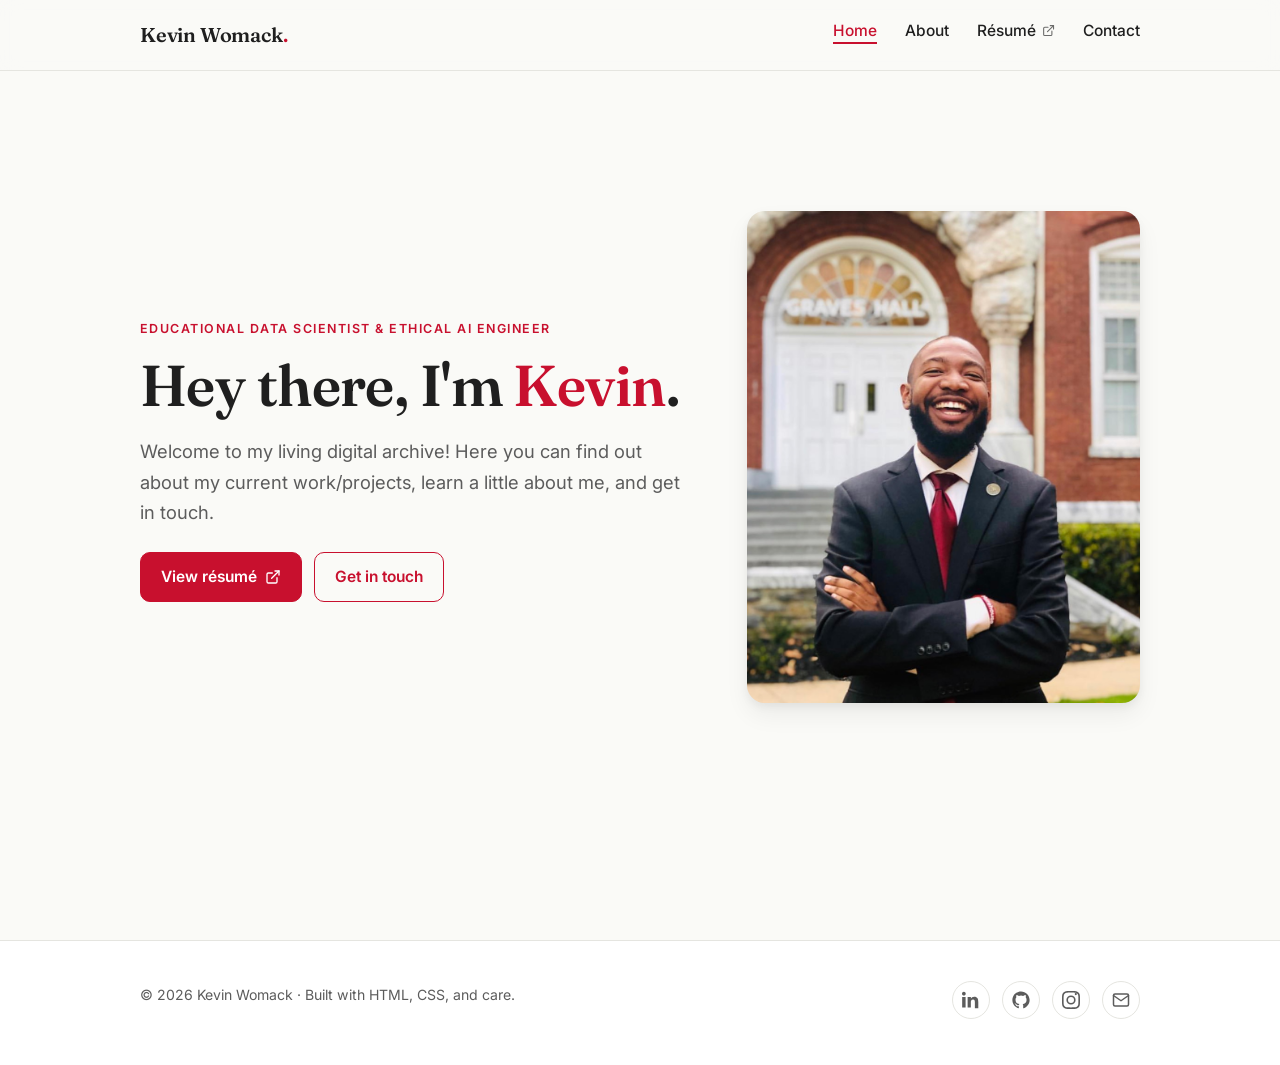
<file: index.html>
<!DOCTYPE html>
<html lang="en">
<head>
  <meta charset="UTF-8" />
  <meta name="viewport" content="width=device-width, initial-scale=1" />
  <title>Kevin Womack</title>
  <meta name="description" content="Kevin Womack — AI Engineer at Khan Academy and educational data scientist building technology that helps people and communities learn and grow." />

  <!-- Open Graph / social previews -->
  <meta property="og:title" content="Kevin Womack" />
  <meta property="og:description" content="Kevin Womack — AI Engineer at Khan Academy and educational data scientist building technology that helps people and communities learn and grow." />
  <meta property="og:type" content="website" />
  <meta property="og:url" content="https://kevinmwomack.github.io/" />
  <!-- <meta property="og:image" content="https://kevinmwomack.github.io/assets/images/og-card.png" /> -->

  <link rel="icon" href="assets/icons/favicon.svg" type="image/svg+xml" />
  <link rel="preconnect" href="https://fonts.googleapis.com" />
  <link rel="preconnect" href="https://fonts.gstatic.com" crossorigin />
  <link
    rel="stylesheet"
    href="https://fonts.googleapis.com/css2?family=Fraunces:opsz,wght@9..144,500;9..144,600&family=Inter:wght@400;500;600&display=swap"
  />
  <link rel="stylesheet" href="css/styles.css" />
</head>
<body>
  <a class="skip-link" href="#main">Skip to content</a>

  <!-- ========== Header / nav (shared across pages) ========== -->
  <header class="site-header">
    <div class="container nav">
      <a class="nav__brand" href="index.html">
        Kevin Womack<span class="dot">.</span>
      </a>

      <button
        class="nav__toggle"
        type="button"
        aria-label="Open menu"
        aria-controls="primary-nav"
        aria-expanded="false"
      >
        <svg viewBox="0 0 24 24" fill="none" stroke="currentColor" stroke-width="2"
             stroke-linecap="round" stroke-linejoin="round" aria-hidden="true">
          <line x1="3" y1="6" x2="21" y2="6"></line>
          <line x1="3" y1="12" x2="21" y2="12"></line>
          <line x1="3" y1="18" x2="21" y2="18"></line>
        </svg>
      </button>

      <ul class="nav__list" id="primary-nav">
        <li><a class="nav__link" href="index.html" aria-current="page">Home</a></li>
        <li><a class="nav__link" href="about.html">About</a></li>
        <li>
          <a class="nav__link" href="https://docs.google.com/document/d/1sYAlOObtr9FUxZ9qVSSgNuxmpCNK3eEFx9vkXBLJZCw/preview"
             target="_blank" rel="noopener">
            Résumé
            <svg viewBox="0 0 24 24" fill="none" stroke="currentColor"
                 stroke-width="2" stroke-linecap="round" stroke-linejoin="round"
                 aria-hidden="true">
              <path d="M18 13v6a2 2 0 0 1-2 2H5a2 2 0 0 1-2-2V8a2 2 0 0 1 2-2h6"></path>
              <polyline points="15 3 21 3 21 9"></polyline>
              <line x1="10" y1="14" x2="21" y2="3"></line>
            </svg>
            <span class="sr-only">(opens in a new tab)</span>
          </a>
        </li>
        <li><a class="nav__link" href="contact.html">Contact</a></li>
      </ul>
    </div>
  </header>

  <!-- ========== Main ========== -->
  <main id="main" class="container">

    <section class="hero" aria-labelledby="hero-heading">
      <div class="hero__content">
        <span class="eyebrow">Educational Data Scientist & Ethical AI Engineer</span>
        <h1 id="hero-heading" class="hero__headline">
          Hey there, I'm <span class="accent">Kevin</span>.
        </h1>
        <p class="hero__intro">
          Welcome to my living digital archive! Here you can find out about my current work/projects, learn a little about me, and get in touch.
        </p>

        <div class="hero__cta">
          <a class="btn"
             href="https://docs.google.com/document/d/1sYAlOObtr9FUxZ9qVSSgNuxmpCNK3eEFx9vkXBLJZCw/preview"
             target="_blank" rel="noopener">
            View résumé
            <svg viewBox="0 0 24 24" width="16" height="16" fill="none"
                 stroke="currentColor" stroke-width="2" stroke-linecap="round"
                 stroke-linejoin="round" aria-hidden="true">
              <path d="M18 13v6a2 2 0 0 1-2 2H5a2 2 0 0 1-2-2V8a2 2 0 0 1 2-2h6"></path>
              <polyline points="15 3 21 3 21 9"></polyline>
              <line x1="10" y1="14" x2="21" y2="3"></line>
            </svg>
            <span class="sr-only">(opens in a new tab)</span>
          </a>
          <a class="btn btn--ghost" href="contact.html">Get in touch</a>
        </div>
      </div>

      <div class="hero__media">
        <img class="hero__photo" src="assets/images/headshot.jpeg"
                  alt="Portrait of Kevin Womack" />
      </div>
    </section>

  </main>

  <!-- ========== Footer (shared across pages) ========== -->
  <footer class="site-footer">
    <div class="container footer-inner">
      <p class="footer-meta">
        © <span id="year">2026</span> Kevin Womack ·
        Built with HTML, CSS, and care.
      </p>

      <ul class="social-list" aria-label="Social links">
        <li>
          <a href="https://www.linkedin.com/in/kevin-womack/"
             aria-label="LinkedIn" target="_blank" rel="noopener">
            <svg viewBox="0 0 24 24" fill="currentColor" aria-hidden="true">
              <path d="M4.98 3.5C4.98 4.88 3.87 6 2.5 6S0 4.88 0 3.5 1.12 1 2.5 1s2.48 1.12 2.48 2.5zM.22 8h4.56v14H.22V8zM7.5 8h4.37v1.92h.06c.61-1.15 2.1-2.36 4.32-2.36 4.62 0 5.47 3.04 5.47 7v8.44h-4.56v-7.49c0-1.79-.03-4.09-2.49-4.09-2.49 0-2.87 1.95-2.87 3.96V22H7.5V8z"/>
            </svg>
          </a>
        </li>
        <li>
          <a href="https://github.com/kevinmwomack"
             aria-label="GitHub" target="_blank" rel="noopener">
            <svg viewBox="0 0 24 24" fill="currentColor" aria-hidden="true">
              <path d="M12 .5C5.65.5.5 5.65.5 12c0 5.08 3.29 9.39 7.86 10.91.58.11.79-.25.79-.56v-2c-3.2.7-3.87-1.36-3.87-1.36-.52-1.32-1.27-1.67-1.27-1.67-1.04-.71.08-.7.08-.7 1.15.08 1.76 1.18 1.76 1.18 1.02 1.76 2.69 1.25 3.34.96.1-.74.4-1.25.72-1.54-2.55-.29-5.24-1.28-5.24-5.7 0-1.26.45-2.29 1.18-3.1-.12-.29-.51-1.46.11-3.05 0 0 .97-.31 3.18 1.18a11 11 0 015.79 0c2.21-1.49 3.18-1.18 3.18-1.18.62 1.59.23 2.76.11 3.05.74.81 1.18 1.84 1.18 3.1 0 4.43-2.69 5.41-5.25 5.69.41.36.78 1.06.78 2.14v3.17c0 .31.21.68.8.56C20.21 21.39 23.5 17.07 23.5 12 23.5 5.65 18.35.5 12 .5z"/>
            </svg>
          </a>
        </li>
        <li>
          <a href="https://www.instagram.com/kevinmwomack/"
             aria-label="Instagram" target="_blank" rel="noopener">
            <svg viewBox="0 0 24 24" fill="currentColor" aria-hidden="true">
              <path d="M12 2.16c3.2 0 3.58.01 4.85.07 1.17.05 1.8.25 2.23.41.56.22.96.48 1.38.9.42.42.68.82.9 1.38.16.42.36 1.06.41 2.23.06 1.27.07 1.65.07 4.85s-.01 3.58-.07 4.85c-.05 1.17-.25 1.8-.41 2.23-.22.56-.48.96-.9 1.38-.42.42-.82.68-1.38.9-.42.16-1.06.36-2.23.41-1.27.06-1.65.07-4.85.07s-3.58-.01-4.85-.07c-1.17-.05-1.8-.25-2.23-.41a3.7 3.7 0 01-1.38-.9 3.7 3.7 0 01-.9-1.38c-.16-.42-.36-1.06-.41-2.23C2.17 15.58 2.16 15.2 2.16 12s.01-3.58.07-4.85c.05-1.17.25-1.8.41-2.23.22-.56.48-.96.9-1.38.42-.42.82-.68 1.38-.9.42-.16 1.06-.36 2.23-.41C8.42 2.17 8.8 2.16 12 2.16zM12 0C8.74 0 8.33.01 7.05.07 5.78.13 4.9.34 4.14.63a5.86 5.86 0 00-2.13 1.38A5.86 5.86 0 00.63 4.14C.34 4.9.13 5.78.07 7.05.01 8.33 0 8.74 0 12c0 3.26.01 3.67.07 4.95.06 1.27.27 2.15.56 2.91.3.79.7 1.46 1.38 2.13.67.68 1.34 1.08 2.13 1.38.76.29 1.64.5 2.91.56C8.33 23.99 8.74 24 12 24s3.67-.01 4.95-.07c1.27-.06 2.15-.27 2.91-.56.79-.3 1.46-.7 2.13-1.38.68-.67 1.08-1.34 1.38-2.13.29-.76.5-1.64.56-2.91.06-1.28.07-1.69.07-4.95s-.01-3.67-.07-4.95c-.06-1.27-.27-2.15-.56-2.91a5.86 5.86 0 00-1.38-2.13A5.86 5.86 0 0019.86.63C19.1.34 18.22.13 16.95.07 15.67.01 15.26 0 12 0zm0 5.84a6.16 6.16 0 100 12.32 6.16 6.16 0 000-12.32zm0 10.16a4 4 0 110-8 4 4 0 010 8zm6.41-10.41a1.44 1.44 0 100-2.88 1.44 1.44 0 000 2.88z"/>
            </svg>
          </a>
        </li>
        <li>
          <a href="mailto:kevinwomack@outlook.com" aria-label="Email">
            <svg viewBox="0 0 24 24" fill="none" stroke="currentColor"
                 stroke-width="2" stroke-linecap="round" stroke-linejoin="round"
                 aria-hidden="true">
              <rect x="2" y="4" width="20" height="16" rx="2"></rect>
              <path d="M22 6 12 13 2 6"></path>
            </svg>
          </a>
        </li>
      </ul>
    </div>
  </footer>

  <script src="js/main.js" defer></script>
</body>
</html>
</file>
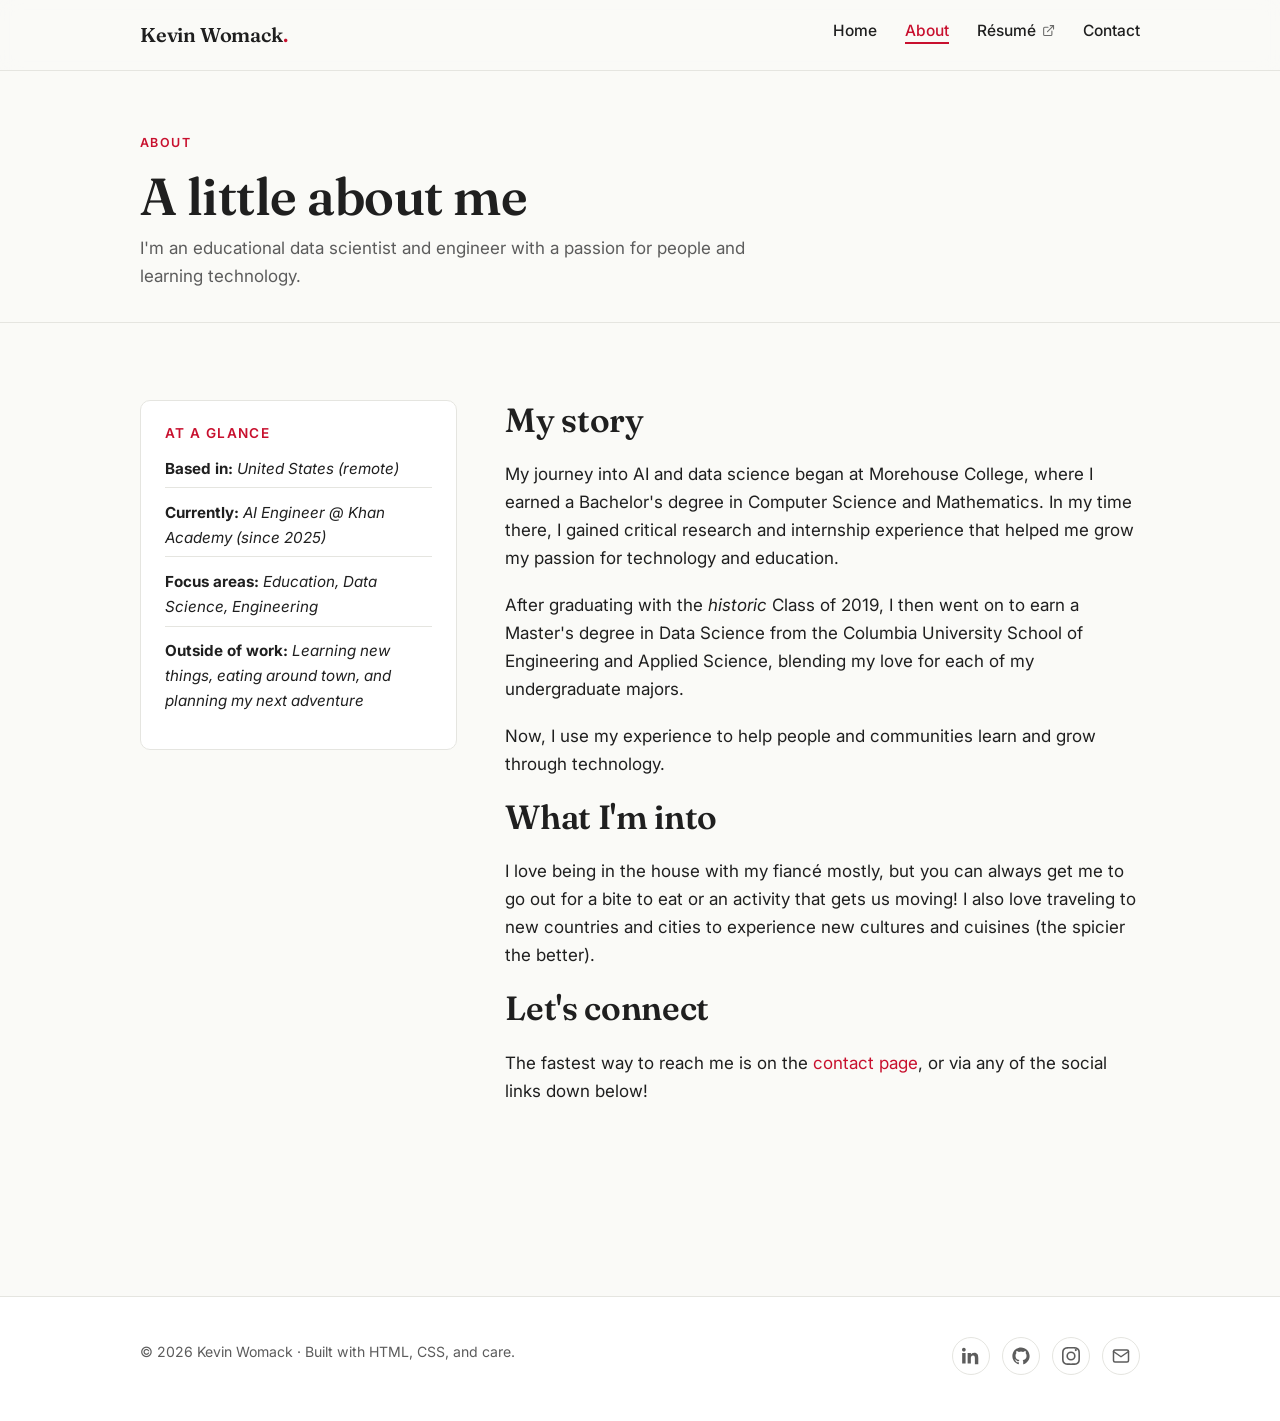
<file: about.html>
<!DOCTYPE html>
<html lang="en">
<head>
  <meta charset="UTF-8" />
  <meta name="viewport" content="width=device-width, initial-scale=1" />
  <title>About · Kevin Womack</title>
  <meta name="description" content="Get to know Kevin Womack — his journey through Morehouse, Columbia, and into AI engineering at Khan Academy, plus what he loves outside of work." />

  <link rel="icon" href="assets/icons/favicon.svg" type="image/svg+xml" />
  <link rel="preconnect" href="https://fonts.googleapis.com" />
  <link rel="preconnect" href="https://fonts.gstatic.com" crossorigin />
  <link
    rel="stylesheet"
    href="https://fonts.googleapis.com/css2?family=Fraunces:opsz,wght@9..144,500;9..144,600&family=Inter:wght@400;500;600&display=swap"
  />
  <link rel="stylesheet" href="css/styles.css" />
</head>
<body>
  <a class="skip-link" href="#main">Skip to content</a>

  <!-- ========== Header / nav ========== -->
  <header class="site-header">
    <div class="container nav">
      <a class="nav__brand" href="index.html">
        Kevin Womack<span class="dot">.</span>
      </a>
      <button
        class="nav__toggle"
        type="button"
        aria-label="Open menu"
        aria-controls="primary-nav"
        aria-expanded="false"
      >
        <svg viewBox="0 0 24 24" fill="none" stroke="currentColor" stroke-width="2"
             stroke-linecap="round" stroke-linejoin="round" aria-hidden="true">
          <line x1="3" y1="6" x2="21" y2="6"></line>
          <line x1="3" y1="12" x2="21" y2="12"></line>
          <line x1="3" y1="18" x2="21" y2="18"></line>
        </svg>
      </button>
      <ul class="nav__list" id="primary-nav">
        <li><a class="nav__link" href="index.html">Home</a></li>
        <li><a class="nav__link" href="about.html" aria-current="page">About</a></li>
        <li>
          <a class="nav__link" href="https://docs.google.com/document/d/1sYAlOObtr9FUxZ9qVSSgNuxmpCNK3eEFx9vkXBLJZCw/preview"
             target="_blank" rel="noopener">
            Résumé
            <svg viewBox="0 0 24 24" fill="none" stroke="currentColor"
                 stroke-width="2" stroke-linecap="round" stroke-linejoin="round"
                 aria-hidden="true">
              <path d="M18 13v6a2 2 0 0 1-2 2H5a2 2 0 0 1-2-2V8a2 2 0 0 1 2-2h6"></path>
              <polyline points="15 3 21 3 21 9"></polyline>
              <line x1="10" y1="14" x2="21" y2="3"></line>
            </svg>
            <span class="sr-only">(opens in a new tab)</span>
          </a>
        </li>
        <li><a class="nav__link" href="contact.html">Contact</a></li>
      </ul>
    </div>
  </header>

  <!-- ========== Page header ========== -->
  <header class="page-header">
    <div class="container">
      <span class="eyebrow">About</span>
      <h1>A little about me</h1>
      <p>
        I'm an educational data scientist and engineer with a passion for people and learning technology.
      </p>
    </div>
  </header>

  <!-- ========== Main ========== -->
  <main id="main" class="container">

    <div class="about-grid">

      <!-- Sidebar / quick facts -->
      <aside class="about-aside" aria-label="Quick facts">
        <h3>At a glance</h3>
        <ul>
          <li><strong>Based in:</strong> <i>United States (remote)</i></li>
          <li><strong>Currently:</strong> <i>AI Engineer @ Khan Academy (since 2025)</i></li>
          <li><strong>Focus areas:</strong> <i>Education, Data Science, Engineering</i></li>
          <li><strong>Outside of work:</strong> <i>Learning new things, eating around town, and planning my next adventure</i></li>
        </ul>
      </aside>

      <!-- Long-form bio -->
      <section aria-labelledby="bio-heading">
        <h2 id="bio-heading">My story</h2>
        <p>
          My journey into AI and data science began at Morehouse College, where I earned a Bachelor's degree in Computer Science and Mathematics. In my time there, I gained critical research and internship experience that helped me grow my passion for technology and education.
        </p>
        <p>
          After graduating with the <i>historic</i> Class of 2019, I then went on to earn a Master's degree in Data Science from the Columbia University School of Engineering and Applied Science, blending my love for each of my undergraduate majors.
        </p>
        <p>
          Now, I use my experience to help people and communities learn and grow through technology.
        </p>

        <h2>What I'm into</h2>
        <p>
          I love being in the house with my fiancé mostly, but you can always get me to go out for a bite to eat or an activity that gets us moving! I also love traveling to new countries and cities to experience new cultures and cuisines (the spicier the better).
        </p>

        <h2>Let's connect</h2>
        <p>
          The fastest way to reach me is on the
          <a href="contact.html">contact page</a>, or via any of the social
          links down below!
        </p>
      </section>

    </div>

  </main>

  <!-- ========== Footer ========== -->
  <footer class="site-footer">
    <div class="container footer-inner">
      <p class="footer-meta">
        © <span id="year">2026</span> Kevin Womack ·
        Built with HTML, CSS, and care.
      </p>
      <ul class="social-list" aria-label="Social links">
        <li><a href="https://www.linkedin.com/in/kevin-womack/" aria-label="LinkedIn" target="_blank" rel="noopener"><svg viewBox="0 0 24 24" fill="currentColor" aria-hidden="true"><path d="M4.98 3.5C4.98 4.88 3.87 6 2.5 6S0 4.88 0 3.5 1.12 1 2.5 1s2.48 1.12 2.48 2.5zM.22 8h4.56v14H.22V8zM7.5 8h4.37v1.92h.06c.61-1.15 2.1-2.36 4.32-2.36 4.62 0 5.47 3.04 5.47 7v8.44h-4.56v-7.49c0-1.79-.03-4.09-2.49-4.09-2.49 0-2.87 1.95-2.87 3.96V22H7.5V8z"/></svg></a></li>
        <li><a href="https://github.com/kevinmwomack" aria-label="GitHub" target="_blank" rel="noopener"><svg viewBox="0 0 24 24" fill="currentColor" aria-hidden="true"><path d="M12 .5C5.65.5.5 5.65.5 12c0 5.08 3.29 9.39 7.86 10.91.58.11.79-.25.79-.56v-2c-3.2.7-3.87-1.36-3.87-1.36-.52-1.32-1.27-1.67-1.27-1.67-1.04-.71.08-.7.08-.7 1.15.08 1.76 1.18 1.76 1.18 1.02 1.76 2.69 1.25 3.34.96.1-.74.4-1.25.72-1.54-2.55-.29-5.24-1.28-5.24-5.7 0-1.26.45-2.29 1.18-3.1-.12-.29-.51-1.46.11-3.05 0 0 .97-.31 3.18 1.18a11 11 0 015.79 0c2.21-1.49 3.18-1.18 3.18-1.18.62 1.59.23 2.76.11 3.05.74.81 1.18 1.84 1.18 3.1 0 4.43-2.69 5.41-5.25 5.69.41.36.78 1.06.78 2.14v3.17c0 .31.21.68.8.56C20.21 21.39 23.5 17.07 23.5 12 23.5 5.65 18.35.5 12 .5z"/></svg></a></li>
        <li><a href="https://www.instagram.com/kevinmwomack/" aria-label="Instagram" target="_blank" rel="noopener"><svg viewBox="0 0 24 24" fill="currentColor" aria-hidden="true"><path d="M12 2.16c3.2 0 3.58.01 4.85.07 1.17.05 1.8.25 2.23.41.56.22.96.48 1.38.9.42.42.68.82.9 1.38.16.42.36 1.06.41 2.23.06 1.27.07 1.65.07 4.85s-.01 3.58-.07 4.85c-.05 1.17-.25 1.8-.41 2.23-.22.56-.48.96-.9 1.38-.42.42-.82.68-1.38.9-.42.16-1.06.36-2.23.41-1.27.06-1.65.07-4.85.07s-3.58-.01-4.85-.07c-1.17-.05-1.8-.25-2.23-.41a3.7 3.7 0 01-1.38-.9 3.7 3.7 0 01-.9-1.38c-.16-.42-.36-1.06-.41-2.23C2.17 15.58 2.16 15.2 2.16 12s.01-3.58.07-4.85c.05-1.17.25-1.8.41-2.23.22-.56.48-.96.9-1.38.42-.42.82-.68 1.38-.9.42-.16 1.06-.36 2.23-.41C8.42 2.17 8.8 2.16 12 2.16zM12 0C8.74 0 8.33.01 7.05.07 5.78.13 4.9.34 4.14.63a5.86 5.86 0 00-2.13 1.38A5.86 5.86 0 00.63 4.14C.34 4.9.13 5.78.07 7.05.01 8.33 0 8.74 0 12c0 3.26.01 3.67.07 4.95.06 1.27.27 2.15.56 2.91.3.79.7 1.46 1.38 2.13.67.68 1.34 1.08 2.13 1.38.76.29 1.64.5 2.91.56C8.33 23.99 8.74 24 12 24s3.67-.01 4.95-.07c1.27-.06 2.15-.27 2.91-.56.79-.3 1.46-.7 2.13-1.38.68-.67 1.08-1.34 1.38-2.13.29-.76.5-1.64.56-2.91.06-1.28.07-1.69.07-4.95s-.01-3.67-.07-4.95c-.06-1.27-.27-2.15-.56-2.91a5.86 5.86 0 00-1.38-2.13A5.86 5.86 0 0019.86.63C19.1.34 18.22.13 16.95.07 15.67.01 15.26 0 12 0zm0 5.84a6.16 6.16 0 100 12.32 6.16 6.16 0 000-12.32zm0 10.16a4 4 0 110-8 4 4 0 010 8zm6.41-10.41a1.44 1.44 0 100-2.88 1.44 1.44 0 000 2.88z"/></svg></a></li>
        <li><a href="mailto:kevinwomack@outlook.com" aria-label="Email"><svg viewBox="0 0 24 24" fill="none" stroke="currentColor" stroke-width="2" stroke-linecap="round" stroke-linejoin="round" aria-hidden="true"><rect x="2" y="4" width="20" height="16" rx="2"></rect><path d="M22 6 12 13 2 6"></path></svg></a></li>
      </ul>
    </div>
  </footer>

  <script src="js/main.js" defer></script>
</body>
</html>
</file>
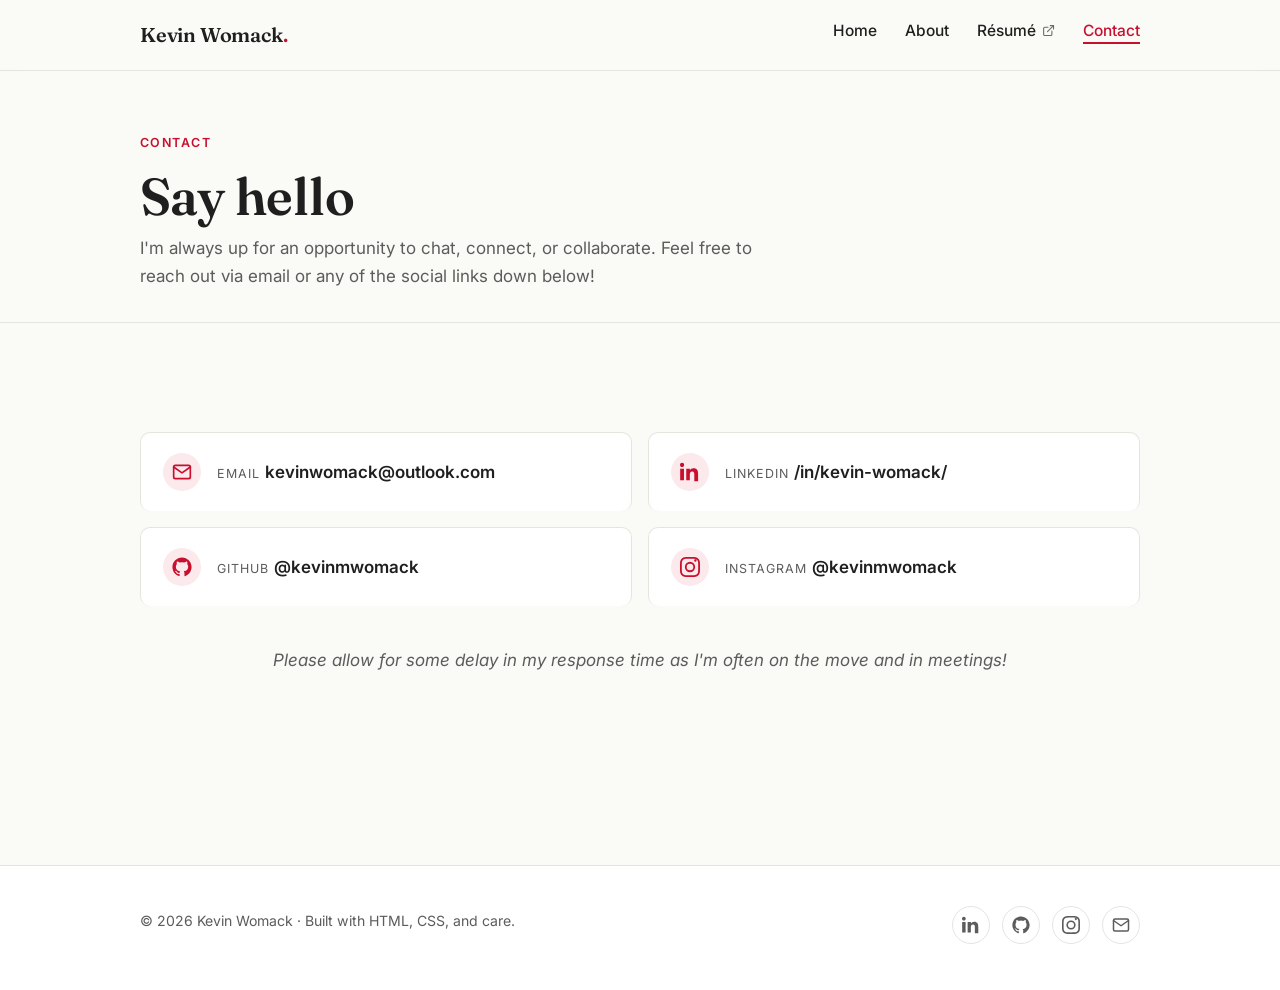
<file: contact.html>
<!DOCTYPE html>
<html lang="en">
<head>
  <meta charset="UTF-8" />
  <meta name="viewport" content="width=device-width, initial-scale=1" />
  <title>Contact · Kevin Womack</title>
  <meta name="description" content="How to reach Kevin Womack — email, LinkedIn, GitHub, and Instagram. Always up for a chat about education, AI, or thoughtful collaboration." />

  <link rel="icon" href="assets/icons/favicon.svg" type="image/svg+xml" />
  <link rel="preconnect" href="https://fonts.googleapis.com" />
  <link rel="preconnect" href="https://fonts.gstatic.com" crossorigin />
  <link
    rel="stylesheet"
    href="https://fonts.googleapis.com/css2?family=Fraunces:opsz,wght@9..144,500;9..144,600&family=Inter:wght@400;500;600&display=swap"
  />
  <link rel="stylesheet" href="css/styles.css" />
</head>
<body>
  <a class="skip-link" href="#main">Skip to content</a>

  <!-- ========== Header / nav ========== -->
  <header class="site-header">
    <div class="container nav">
      <a class="nav__brand" href="index.html">
        Kevin Womack<span class="dot">.</span>
      </a>
      <button
        class="nav__toggle"
        type="button"
        aria-label="Open menu"
        aria-controls="primary-nav"
        aria-expanded="false"
      >
        <svg viewBox="0 0 24 24" fill="none" stroke="currentColor" stroke-width="2"
             stroke-linecap="round" stroke-linejoin="round" aria-hidden="true">
          <line x1="3" y1="6" x2="21" y2="6"></line>
          <line x1="3" y1="12" x2="21" y2="12"></line>
          <line x1="3" y1="18" x2="21" y2="18"></line>
        </svg>
      </button>
      <ul class="nav__list" id="primary-nav">
        <li><a class="nav__link" href="index.html">Home</a></li>
        <li><a class="nav__link" href="about.html">About</a></li>
        <li>
          <a class="nav__link" href="https://docs.google.com/document/d/1sYAlOObtr9FUxZ9qVSSgNuxmpCNK3eEFx9vkXBLJZCw/preview"
             target="_blank" rel="noopener">
            Résumé
            <svg viewBox="0 0 24 24" fill="none" stroke="currentColor"
                 stroke-width="2" stroke-linecap="round" stroke-linejoin="round"
                 aria-hidden="true">
              <path d="M18 13v6a2 2 0 0 1-2 2H5a2 2 0 0 1-2-2V8a2 2 0 0 1 2-2h6"></path>
              <polyline points="15 3 21 3 21 9"></polyline>
              <line x1="10" y1="14" x2="21" y2="3"></line>
            </svg>
            <span class="sr-only">(opens in a new tab)</span>
          </a>
        </li>
        <li><a class="nav__link" href="contact.html" aria-current="page">Contact</a></li>
      </ul>
    </div>
  </header>

  <!-- ========== Page header ========== -->
  <header class="page-header">
    <div class="container">
      <span class="eyebrow">Contact</span>
      <h1>Say hello</h1>
      <p>
        I'm always up for an opportunity to chat, connect, or collaborate. Feel free to reach out via email or any of the social links down below!
      </p>
    </div>
  </header>

  <!-- ========== Main ========== -->
  <main id="main" class="container">

    <section aria-labelledby="contact-heading">
      <h2 id="contact-heading" class="sr-only">Contact links</h2>

      <div class="contact-grid">

        <a class="contact-card" href="mailto:kevinwomack@outlook.com">
          <span class="contact-card__icon" aria-hidden="true">
            <svg viewBox="0 0 24 24" fill="none" stroke="currentColor"
                 stroke-width="2" stroke-linecap="round" stroke-linejoin="round">
              <rect x="2" y="4" width="20" height="16" rx="2"></rect>
              <path d="M22 6 12 13 2 6"></path>
            </svg>
          </span>
          <span>
            <span class="contact-card__label">Email</span>
            <span class="contact-card__value">kevinwomack@outlook.com</span>
          </span>
        </a>

        <a class="contact-card"
           href="https://www.linkedin.com/in/kevin-womack/"
           target="_blank" rel="noopener">
          <span class="contact-card__icon" aria-hidden="true">
            <svg viewBox="0 0 24 24" fill="currentColor">
              <path d="M4.98 3.5C4.98 4.88 3.87 6 2.5 6S0 4.88 0 3.5 1.12 1 2.5 1s2.48 1.12 2.48 2.5zM.22 8h4.56v14H.22V8zM7.5 8h4.37v1.92h.06c.61-1.15 2.1-2.36 4.32-2.36 4.62 0 5.47 3.04 5.47 7v8.44h-4.56v-7.49c0-1.79-.03-4.09-2.49-4.09-2.49 0-2.87 1.95-2.87 3.96V22H7.5V8z"/>
            </svg>
          </span>
          <span>
            <span class="contact-card__label">LinkedIn</span>
            <span class="contact-card__value">/in/kevin-womack/</span>
          </span>
        </a>

        <a class="contact-card"
           href="https://github.com/kevinmwomack"
           target="_blank" rel="noopener">
          <span class="contact-card__icon" aria-hidden="true">
            <svg viewBox="0 0 24 24" fill="currentColor">
              <path d="M12 .5C5.65.5.5 5.65.5 12c0 5.08 3.29 9.39 7.86 10.91.58.11.79-.25.79-.56v-2c-3.2.7-3.87-1.36-3.87-1.36-.52-1.32-1.27-1.67-1.27-1.67-1.04-.71.08-.7.08-.7 1.15.08 1.76 1.18 1.76 1.18 1.02 1.76 2.69 1.25 3.34.96.1-.74.4-1.25.72-1.54-2.55-.29-5.24-1.28-5.24-5.7 0-1.26.45-2.29 1.18-3.1-.12-.29-.51-1.46.11-3.05 0 0 .97-.31 3.18 1.18a11 11 0 015.79 0c2.21-1.49 3.18-1.18 3.18-1.18.62 1.59.23 2.76.11 3.05.74.81 1.18 1.84 1.18 3.1 0 4.43-2.69 5.41-5.25 5.69.41.36.78 1.06.78 2.14v3.17c0 .31.21.68.8.56C20.21 21.39 23.5 17.07 23.5 12 23.5 5.65 18.35.5 12 .5z"/>
            </svg>
          </span>
          <span>
            <span class="contact-card__label">GitHub</span>
            <span class="contact-card__value">@kevinmwomack</span>
          </span>
        </a>

        <a class="contact-card"
           href="https://www.instagram.com/kevinmwomack/"
           target="_blank" rel="noopener">
          <span class="contact-card__icon" aria-hidden="true">
            <svg viewBox="0 0 24 24" fill="currentColor">
              <path d="M12 2.16c3.2 0 3.58.01 4.85.07 1.17.05 1.8.25 2.23.41.56.22.96.48 1.38.9.42.42.68.82.9 1.38.16.42.36 1.06.41 2.23.06 1.27.07 1.65.07 4.85s-.01 3.58-.07 4.85c-.05 1.17-.25 1.8-.41 2.23-.22.56-.48.96-.9 1.38-.42.42-.82.68-1.38.9-.42.16-1.06.36-2.23.41-1.27.06-1.65.07-4.85.07s-3.58-.01-4.85-.07c-1.17-.05-1.8-.25-2.23-.41a3.7 3.7 0 01-1.38-.9 3.7 3.7 0 01-.9-1.38c-.16-.42-.36-1.06-.41-2.23C2.17 15.58 2.16 15.2 2.16 12s.01-3.58.07-4.85c.05-1.17.25-1.8.41-2.23.22-.56.48-.96.9-1.38.42-.42.82-.68 1.38-.9.42-.16 1.06-.36 2.23-.41C8.42 2.17 8.8 2.16 12 2.16zM12 0C8.74 0 8.33.01 7.05.07 5.78.13 4.9.34 4.14.63a5.86 5.86 0 00-2.13 1.38A5.86 5.86 0 00.63 4.14C.34 4.9.13 5.78.07 7.05.01 8.33 0 8.74 0 12c0 3.26.01 3.67.07 4.95.06 1.27.27 2.15.56 2.91.3.79.7 1.46 1.38 2.13.67.68 1.34 1.08 2.13 1.38.76.29 1.64.5 2.91.56C8.33 23.99 8.74 24 12 24s3.67-.01 4.95-.07c1.27-.06 2.15-.27 2.91-.56.79-.3 1.46-.7 2.13-1.38.68-.67 1.08-1.34 1.38-2.13.29-.76.5-1.64.56-2.91.06-1.28.07-1.69.07-4.95s-.01-3.67-.07-4.95c-.06-1.27-.27-2.15-.56-2.91a5.86 5.86 0 00-1.38-2.13A5.86 5.86 0 0019.86.63C19.1.34 18.22.13 16.95.07 15.67.01 15.26 0 12 0zm0 5.84a6.16 6.16 0 100 12.32 6.16 6.16 0 000-12.32zm0 10.16a4 4 0 110-8 4 4 0 010 8zm6.41-10.41a1.44 1.44 0 100-2.88 1.44 1.44 0 000 2.88z"/>
            </svg>
          </span>
          <span>
            <span class="contact-card__label">Instagram</span>
            <span class="contact-card__value">@kevinmwomack</span>
          </span>
        </a>

      </div>

      <p class="text-muted center" style="margin-top: 2.5rem;">
        <i>Please allow for some delay in my response time as I'm often on the move and in meetings!</i>
      </p>
    </section>

  </main>

  <!-- ========== Footer ========== -->
  <footer class="site-footer">
    <div class="container footer-inner">
      <p class="footer-meta">
        © <span id="year">2026</span> Kevin Womack ·
        Built with HTML, CSS, and care.
      </p>
      <ul class="social-list" aria-label="Social links">
        <li><a href="https://www.linkedin.com/in/kevin-womack/" aria-label="LinkedIn" target="_blank" rel="noopener"><svg viewBox="0 0 24 24" fill="currentColor" aria-hidden="true"><path d="M4.98 3.5C4.98 4.88 3.87 6 2.5 6S0 4.88 0 3.5 1.12 1 2.5 1s2.48 1.12 2.48 2.5zM.22 8h4.56v14H.22V8zM7.5 8h4.37v1.92h.06c.61-1.15 2.1-2.36 4.32-2.36 4.62 0 5.47 3.04 5.47 7v8.44h-4.56v-7.49c0-1.79-.03-4.09-2.49-4.09-2.49 0-2.87 1.95-2.87 3.96V22H7.5V8z"/></svg></a></li>
        <li><a href="https://github.com/kevinmwomack" aria-label="GitHub" target="_blank" rel="noopener"><svg viewBox="0 0 24 24" fill="currentColor" aria-hidden="true"><path d="M12 .5C5.65.5.5 5.65.5 12c0 5.08 3.29 9.39 7.86 10.91.58.11.79-.25.79-.56v-2c-3.2.7-3.87-1.36-3.87-1.36-.52-1.32-1.27-1.67-1.27-1.67-1.04-.71.08-.7.08-.7 1.15.08 1.76 1.18 1.76 1.18 1.02 1.76 2.69 1.25 3.34.96.1-.74.4-1.25.72-1.54-2.55-.29-5.24-1.28-5.24-5.7 0-1.26.45-2.29 1.18-3.1-.12-.29-.51-1.46.11-3.05 0 0 .97-.31 3.18 1.18a11 11 0 015.79 0c2.21-1.49 3.18-1.18 3.18-1.18.62 1.59.23 2.76.11 3.05.74.81 1.18 1.84 1.18 3.1 0 4.43-2.69 5.41-5.25 5.69.41.36.78 1.06.78 2.14v3.17c0 .31.21.68.8.56C20.21 21.39 23.5 17.07 23.5 12 23.5 5.65 18.35.5 12 .5z"/></svg></a></li>
        <li><a href="https://www.instagram.com/kevinmwomack/" aria-label="Instagram" target="_blank" rel="noopener"><svg viewBox="0 0 24 24" fill="currentColor" aria-hidden="true"><path d="M12 2.16c3.2 0 3.58.01 4.85.07 1.17.05 1.8.25 2.23.41.56.22.96.48 1.38.9.42.42.68.82.9 1.38.16.42.36 1.06.41 2.23.06 1.27.07 1.65.07 4.85s-.01 3.58-.07 4.85c-.05 1.17-.25 1.8-.41 2.23-.22.56-.48.96-.9 1.38-.42.42-.82.68-1.38.9-.42.16-1.06.36-2.23.41-1.27.06-1.65.07-4.85.07s-3.58-.01-4.85-.07c-1.17-.05-1.8-.25-2.23-.41a3.7 3.7 0 01-1.38-.9 3.7 3.7 0 01-.9-1.38c-.16-.42-.36-1.06-.41-2.23C2.17 15.58 2.16 15.2 2.16 12s.01-3.58.07-4.85c.05-1.17.25-1.8.41-2.23.22-.56.48-.96.9-1.38.42-.42.82-.68 1.38-.9.42-.16 1.06-.36 2.23-.41C8.42 2.17 8.8 2.16 12 2.16zM12 0C8.74 0 8.33.01 7.05.07 5.78.13 4.9.34 4.14.63a5.86 5.86 0 00-2.13 1.38A5.86 5.86 0 00.63 4.14C.34 4.9.13 5.78.07 7.05.01 8.33 0 8.74 0 12c0 3.26.01 3.67.07 4.95.06 1.27.27 2.15.56 2.91.3.79.7 1.46 1.38 2.13.67.68 1.34 1.08 2.13 1.38.76.29 1.64.5 2.91.56C8.33 23.99 8.74 24 12 24s3.67-.01 4.95-.07c1.27-.06 2.15-.27 2.91-.56.79-.3 1.46-.7 2.13-1.38.68-.67 1.08-1.34 1.38-2.13.29-.76.5-1.64.56-2.91.06-1.28.07-1.69.07-4.95s-.01-3.67-.07-4.95c-.06-1.27-.27-2.15-.56-2.91a5.86 5.86 0 00-1.38-2.13A5.86 5.86 0 0019.86.63C19.1.34 18.22.13 16.95.07 15.67.01 15.26 0 12 0zm0 5.84a6.16 6.16 0 100 12.32 6.16 6.16 0 000-12.32zm0 10.16a4 4 0 110-8 4 4 0 010 8zm6.41-10.41a1.44 1.44 0 100-2.88 1.44 1.44 0 000 2.88z"/></svg></a></li>
        <li><a href="mailto:kevinwomack@outlook.com" aria-label="Email"><svg viewBox="0 0 24 24" fill="none" stroke="currentColor" stroke-width="2" stroke-linecap="round" stroke-linejoin="round" aria-hidden="true"><rect x="2" y="4" width="20" height="16" rx="2"></rect><path d="M22 6 12 13 2 6"></path></svg></a></li>
      </ul>
    </div>
  </footer>

  <script src="js/main.js" defer></script>
</body>
</html>
</file>
<file: css/styles.css>
/* =========================================================
   kevinmwomack.github.io — shared stylesheet
   Single stylesheet for every page. Warm & personable
   professional look with a red accent system.
   ========================================================= */


/* ---------- 1. Design tokens ---------- */

:root {
  /* Brand red — primary accent */
  --color-red:        #C8102E;
  --color-red-dark:   #8B0F22;
  --color-red-soft:   #FBE9EC;

  /* Neutrals */
  --color-bg:         #FAFAF7;   /* warm off-white */
  --color-surface:    #FFFFFF;
  --color-text:       #1F1F1F;
  --color-text-muted: #5C5C5C;
  --color-border:     #E5E5E0;

  /* Type */
  --font-serif:  "Fraunces", Georgia, "Times New Roman", serif;
  --font-sans:   "Inter", system-ui, -apple-system, "Segoe UI", Roboto,
                 "Helvetica Neue", Arial, sans-serif;

  /* Layout */
  --max-width:        1080px;
  --gutter:           clamp(1rem, 4vw, 2.5rem);
  --section-spacing:  clamp(3rem, 8vw, 6rem);
  --radius:           10px;
  --radius-lg:        18px;

  /* Effects */
  --shadow-sm:  0 1px 2px rgba(0,0,0,0.04), 0 1px 3px rgba(0,0,0,0.06);
  --shadow-md:  0 4px 8px rgba(0,0,0,0.05), 0 12px 24px rgba(0,0,0,0.06);
  --transition: 180ms ease;
}


/* ---------- 2. Reset / base ---------- */

*, *::before, *::after { box-sizing: border-box; }

html { scroll-behavior: smooth; }

body {
  margin: 0;
  font-family: var(--font-sans);
  font-size: 1.0625rem;     /* 17px */
  line-height: 1.65;
  color: var(--color-text);
  background: var(--color-bg);
  -webkit-font-smoothing: antialiased;
  text-rendering: optimizeLegibility;
}

img, svg { max-width: 100%; height: auto; display: block; }

a {
  color: var(--color-red);
  text-decoration: none;
  border-bottom: 1px solid transparent;
  transition: color var(--transition), border-color var(--transition);
}
a:hover, a:focus-visible {
  color: var(--color-red-dark);
  border-bottom-color: currentColor;
}

:focus-visible {
  outline: 2px solid var(--color-red);
  outline-offset: 3px;
  border-radius: 2px;
}

h1, h2, h3, h4 {
  font-family: var(--font-serif);
  font-weight: 600;
  line-height: 1.2;
  letter-spacing: -0.01em;
  margin: 0 0 0.6em;
}
h1 { font-size: clamp(2.25rem, 5vw, 3.25rem); }
h2 { font-size: clamp(1.6rem, 3vw, 2.1rem); }
h3 { font-size: 1.25rem; font-family: var(--font-sans); font-weight: 600; }

p { margin: 0 0 1.1em; }
ul, ol { padding-left: 1.25rem; }
li { margin-bottom: 0.35em; }

hr {
  border: 0;
  border-top: 1px solid var(--color-border);
  margin: var(--section-spacing) 0;
}

.eyebrow {
  display: inline-block;
  font-size: 0.78rem;
  font-weight: 600;
  letter-spacing: 0.12em;
  text-transform: uppercase;
  color: var(--color-red);
  margin-bottom: 0.75rem;
}


/* ---------- 3. Layout primitives ---------- */

.container {
  width: 100%;
  max-width: var(--max-width);
  margin-inline: auto;
  padding-inline: var(--gutter);
}

main { padding-block: clamp(2.5rem, 6vw, 5rem); }

section + section { margin-top: var(--section-spacing); }

.skip-link {
  position: absolute;
  left: -9999px;
  top: 0;
  background: var(--color-red);
  color: #fff;
  padding: 0.6rem 1rem;
  z-index: 100;
}
.skip-link:focus { left: 1rem; top: 1rem; }


/* ---------- 4. Header / nav ---------- */

.site-header {
  position: sticky;
  top: 0;
  z-index: 50;
  background: rgba(250, 250, 247, 0.85);
  backdrop-filter: saturate(140%) blur(10px);
  border-bottom: 1px solid var(--color-border);
}

.nav {
  display: flex;
  align-items: center;
  justify-content: space-between;
  gap: 1rem;
  padding-block: 1rem;
}

.nav__brand {
  font-family: var(--font-serif);
  font-size: 1.25rem;
  font-weight: 600;
  color: var(--color-text);
  border-bottom: none;
  letter-spacing: -0.01em;
}
.nav__brand:hover { color: var(--color-red); }
.nav__brand .dot { color: var(--color-red); }

.nav__toggle {
  display: none;
  background: none;
  border: 0;
  padding: 0.5rem;
  cursor: pointer;
  color: var(--color-text);
}
.nav__toggle svg { width: 28px; height: 28px; }

.nav__list {
  list-style: none;
  display: flex;
  gap: 1.75rem;
  margin: 0;
  padding: 0;
}

.nav__link {
  font-weight: 500;
  font-size: 0.97rem;
  color: var(--color-text);
  border-bottom: 2px solid transparent;
  padding-bottom: 2px;
}
.nav__link:hover,
.nav__link[aria-current="page"] {
  color: var(--color-red);
  border-bottom-color: var(--color-red);
}

/* External nav link (e.g. résumé hosted on Google Drive) */
.nav__link[target="_blank"] {
  display: inline-flex;
  align-items: center;
  gap: 0.35em;
}
.nav__link[target="_blank"] svg {
  width: 0.85em;
  height: 0.85em;
  opacity: 0.65;
  transition: opacity var(--transition);
}
.nav__link[target="_blank"]:hover svg {
  opacity: 1;
}

@media (max-width: 720px) {
  .nav__toggle { display: inline-flex; }
  .nav__list {
    position: absolute;
    top: 100%;
    left: 0;
    right: 0;
    flex-direction: column;
    gap: 0;
    background: var(--color-surface);
    border-bottom: 1px solid var(--color-border);
    padding: 0.5rem 0;
    transform: translateY(-8px);
    opacity: 0;
    visibility: hidden;
    transition: transform var(--transition), opacity var(--transition),
                visibility var(--transition);
  }
  .nav__list.is-open {
    transform: translateY(0);
    opacity: 1;
    visibility: visible;
  }
  .nav__list li { width: 100%; }
  .nav__link {
    display: block;
    padding: 0.85rem var(--gutter);
    border-bottom: 1px solid var(--color-border);
  }
  .nav__link:last-child { border-bottom: 0; }
}


/* ---------- 5. Hero (Home page) ---------- */

.hero {
  display: grid;
  gap: clamp(2rem, 5vw, 3.5rem);
  grid-template-columns: 1fr;
  align-items: center;
  padding-block: clamp(2.5rem, 6vw, 4rem);
}

@media (min-width: 760px) {
  .hero { grid-template-columns: 1.4fr 1fr; }
  .hero__media { order: 2; }
}

.hero__headline {
  font-size: clamp(2.4rem, 5.5vw, 3.6rem);
  margin-bottom: 1rem;
}
.hero__headline .accent { color: var(--color-red); }

.hero__intro {
  font-size: 1.15rem;
  color: var(--color-text-muted);
  max-width: 56ch;
}

.hero__cta {
  display: flex;
  flex-wrap: wrap;
  gap: 0.75rem;
  margin-top: 1.5rem;
}

.hero__photo {
  border-radius: var(--radius-lg);
  aspect-ratio: 4 / 5;
  object-fit: cover;
  box-shadow: var(--shadow-md);
  background: var(--color-red-soft);
}

/* placeholder pattern when no image yet */
.hero__photo[data-placeholder] {
  display: grid;
  place-items: center;
  font-family: var(--font-serif);
  color: var(--color-red-dark);
  font-size: 0.95rem;
  background:
    repeating-linear-gradient(
      45deg,
      var(--color-red-soft) 0 12px,
      #fff 12px 24px
    );
}


/* ---------- 6. Buttons ---------- */

.btn {
  display: inline-flex;
  align-items: center;
  gap: 0.5rem;
  padding: 0.7rem 1.25rem;
  border-radius: var(--radius);
  font-weight: 600;
  font-size: 0.97rem;
  border: 1.5px solid var(--color-red);
  background: var(--color-red);
  color: #fff;
  cursor: pointer;
  transition: background var(--transition), color var(--transition),
              transform var(--transition);
}
.btn:hover, .btn:focus-visible {
  background: var(--color-red-dark);
  border-color: var(--color-red-dark);
  color: #fff;
  transform: translateY(-1px);
}

.btn--ghost {
  background: transparent;
  color: var(--color-red);
}
.btn--ghost:hover, .btn--ghost:focus-visible {
  background: var(--color-red);
  color: #fff;
}


/* ---------- 7. Page header (interior pages) ---------- */

.page-header {
  padding-block: clamp(2rem, 5vw, 3.5rem) clamp(1.25rem, 3vw, 2rem);
  border-bottom: 1px solid var(--color-border);
}
.page-header h1 { margin-bottom: 0.4rem; }
.page-header p {
  color: var(--color-text-muted);
  max-width: 60ch;
  margin: 0;
}


/* ---------- 8. About page ---------- */

.about-grid {
  display: grid;
  gap: clamp(2rem, 5vw, 3rem);
  grid-template-columns: 1fr;
}
@media (min-width: 760px) {
  .about-grid { grid-template-columns: 1fr 2fr; align-items: start; }
}

.about-aside {
  position: sticky;
  top: 6rem;
  background: var(--color-surface);
  border: 1px solid var(--color-border);
  border-radius: var(--radius);
  padding: 1.5rem;
}
.about-aside h3 {
  margin-top: 0;
  font-size: 0.85rem;
  text-transform: uppercase;
  letter-spacing: 0.1em;
  color: var(--color-red);
}
.about-aside ul {
  list-style: none;
  padding: 0;
  margin: 0;
}
.about-aside li {
  padding: 0.4rem 0;
  border-bottom: 1px solid var(--color-border);
  font-size: 0.95rem;
}
.about-aside li:last-child { border-bottom: 0; }


/* ---------- 9. Résumé page ---------- */

.resume-actions {
  display: flex;
  flex-wrap: wrap;
  gap: 0.75rem;
  margin-top: 1.25rem;
}

.resume-section {
  margin-top: var(--section-spacing);
}

.resume-entry {
  display: grid;
  gap: 0.35rem 1.5rem;
  padding: 1.4rem 0;
  border-top: 1px solid var(--color-border);
}
.resume-entry:first-of-type { border-top: 0; padding-top: 0; }

@media (min-width: 720px) {
  .resume-entry {
    grid-template-columns: 9rem 1fr;
  }
}

.resume-entry__when {
  color: var(--color-text-muted);
  font-size: 0.92rem;
  font-variant-numeric: tabular-nums;
  padding-top: 0.15rem;
}
.resume-entry__title {
  font-family: var(--font-serif);
  font-weight: 600;
  font-size: 1.15rem;
  margin: 0 0 0.15rem;
}
.resume-entry__org {
  color: var(--color-red);
  font-weight: 500;
  font-size: 0.95rem;
  margin: 0 0 0.5rem;
}
.resume-entry__body { margin: 0; color: var(--color-text-muted); }
.resume-entry__body ul { margin: 0.4rem 0 0; padding-left: 1.1rem; }
.resume-entry__body li { color: var(--color-text-muted); }

.skill-cloud {
  display: flex;
  flex-wrap: wrap;
  gap: 0.5rem;
  list-style: none;
  padding: 0;
  margin: 0;
}
.skill-cloud li {
  background: var(--color-red-soft);
  color: var(--color-red-dark);
  border-radius: 999px;
  padding: 0.35rem 0.85rem;
  font-size: 0.88rem;
  font-weight: 500;
  margin: 0;
}


/* ---------- 10. Contact page ---------- */

.contact-grid {
  display: grid;
  gap: 1rem;
  grid-template-columns: 1fr;
  margin-top: 2rem;
}
@media (min-width: 600px) { .contact-grid { grid-template-columns: 1fr 1fr; } }

.contact-card {
  display: flex;
  align-items: center;
  gap: 1rem;
  padding: 1.25rem 1.4rem;
  background: var(--color-surface);
  border: 1px solid var(--color-border);
  border-radius: var(--radius);
  border-bottom: none;
  color: var(--color-text);
  transition: border-color var(--transition), transform var(--transition),
              box-shadow var(--transition);
}
.contact-card:hover, .contact-card:focus-visible {
  border-color: var(--color-red);
  transform: translateY(-2px);
  box-shadow: var(--shadow-sm);
  color: var(--color-text);
}
.contact-card__icon {
  width: 38px; height: 38px;
  display: grid; place-items: center;
  background: var(--color-red-soft);
  color: var(--color-red);
  border-radius: 50%;
  flex-shrink: 0;
}
.contact-card__icon svg { width: 20px; height: 20px; }
.contact-card__label {
  font-size: 0.78rem;
  text-transform: uppercase;
  letter-spacing: 0.08em;
  color: var(--color-text-muted);
  margin-bottom: 2px;
}
.contact-card__value { font-weight: 600; }


/* ---------- 11. Footer ---------- */

.site-footer {
  margin-top: var(--section-spacing);
  padding-block: 2.5rem;
  border-top: 1px solid var(--color-border);
  background: var(--color-surface);
}

.footer-inner {
  display: flex;
  flex-direction: column;
  gap: 1rem;
  align-items: center;
  text-align: center;
}
@media (min-width: 600px) {
  .footer-inner {
    flex-direction: row;
    justify-content: space-between;
    text-align: left;
  }
}

.footer-meta {
  font-size: 0.88rem;
  color: var(--color-text-muted);
}

.social-list {
  list-style: none;
  display: flex;
  gap: 0.75rem;
  padding: 0; margin: 0;
}
.social-list a {
  display: grid;
  place-items: center;
  width: 38px; height: 38px;
  border-radius: 50%;
  background: transparent;
  color: var(--color-text-muted);
  border: 1px solid var(--color-border);
  transition: color var(--transition), background var(--transition),
              border-color var(--transition);
}
.social-list a:hover, .social-list a:focus-visible {
  color: #fff;
  background: var(--color-red);
  border-color: var(--color-red);
}
.social-list svg { width: 18px; height: 18px; }


/* ---------- 12. 404 page ---------- */

.notfound {
  text-align: center;
  padding-block: clamp(3rem, 10vw, 6rem);
}
.notfound__code {
  font-family: var(--font-serif);
  font-size: clamp(5rem, 16vw, 9rem);
  color: var(--color-red);
  margin: 0;
  line-height: 1;
}
.notfound__msg { font-size: 1.15rem; color: var(--color-text-muted); }


/* ---------- 13. Utility ---------- */

.text-muted { color: var(--color-text-muted); }
.center      { text-align: center; }
.sr-only {
  position: absolute;
  width: 1px; height: 1px;
  padding: 0; margin: -1px;
  overflow: hidden;
  clip: rect(0, 0, 0, 0);
  white-space: nowrap;
  border: 0;
}

@media (prefers-reduced-motion: reduce) {
  *, *::before, *::after {
    transition: none !important;
    animation: none !important;
    scroll-behavior: auto !important;
  }
}
</file>
